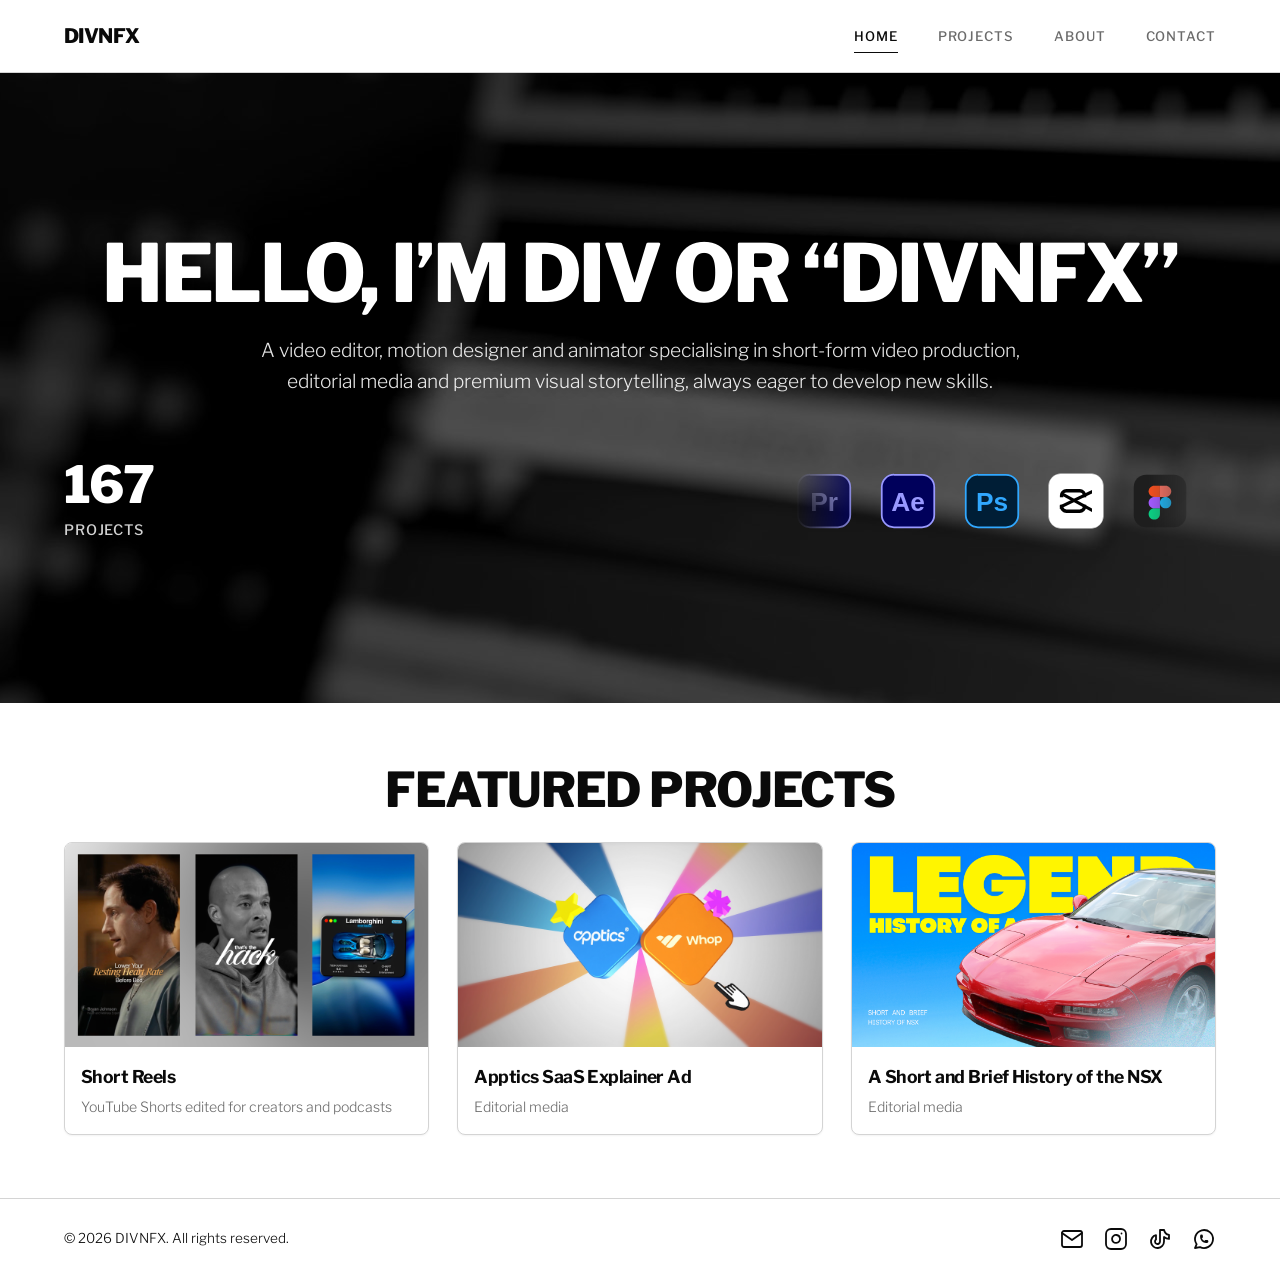
<file: index.html>
<!DOCTYPE html>
<html lang="en">
<head>
<meta charset="utf-8">
<meta name="viewport" content="width=device-width, initial-scale=1, viewport-fit=cover">
<title>DIVNFX — Video Editor | Short Reels, SaaS Explainers & Documentary Edits</title>
<meta name="description" content="DIVNFX is a video editor, motion designer and animator. Short Reels for creators and podcasts, SaaS explainer ads and documentary-style edits.">
<meta property="og:title" content="DIVNFX — Video Editor | Short Reels, SaaS Explainers & Documentary Edits">
<meta property="og:description" content="DIVNFX is a video editor, motion designer and animator. Short Reels for creators and podcasts, SaaS explainer ads and documentary-style edits.">
<meta property="og:type" content="website">
<!-- FONT: Libre Franklin (Google Fonts). For Balto, add your Adobe Fonts kit link here; site.css (--font) already lists it. -->
<link rel="preconnect" href="https://fonts.googleapis.com">
<link rel="preconnect" href="https://fonts.gstatic.com" crossorigin>
<link href="https://fonts.googleapis.com/css2?family=Libre+Franklin:wght@300;400;500;700;800&display=swap" rel="stylesheet">
<link rel="stylesheet" href="site.css">
</head>
<body data-page="index.html" data-title="" >
<main>
<div id="status" class="status" role="status"></div>
<div id="content" hidden>
<!-- All text comes from content.json -->
<section class="hero hero-video">
  <!-- Background loop video. The file is chosen in site.js (smaller one on phones). Poster shows while it loads. -->
  <video id="heroVideo" class="hero-bg" autoplay muted loop playsinline preload="auto" poster="images/hero-poster.jpg"
         data-src="images/hero-background.mp4" data-src-mobile="images/hero-background-mobile.mp4"
         aria-hidden="true" tabindex="-1" disablepictureinpicture></video>
  <div class="hero-overlay"></div>
  <div class="wrap hero-grid">
    <!-- TOP: heading (one line) + short description (unchanged, from content.json) -->
    <div class="hero-main">
      <h1 data-bind="heroHeading"></h1>
      <p class="lead" data-bind="intro"></p>
    </div>
    <div class="hero-bottom">
      <!-- LEFT: project counter. Number and label come from content.json (statNumber / statLabel) -->
      <div class="hero-stat">
        <div class="stat-num"><span id="statCount" data-bind="statNumber">100</span><span class="stat-plus">+</span></div>
        <div class="stat-label" data-bind="statLabel">Projects</div>
      </div>
      <!-- RIGHT: software icon marquee. Icon files: images/software/*.svg. The second list is a copy so the loop is seamless. -->
      <div class="hero-marquee marquee" aria-label="Software I use: Premiere Pro, After Effects, Photoshop, CapCut, Figma, Canva">
        <div class="marquee-track">
          <ul class="marquee-set">
            <li><img src="images/software/premiere-pro.svg" alt="Adobe Premiere Pro" width="56" height="56" loading="lazy" decoding="async"></li>
            <li><img src="images/software/after-effects.svg" alt="Adobe After Effects" width="56" height="56" loading="lazy" decoding="async"></li>
            <li><img src="images/software/photoshop.svg" alt="Adobe Photoshop" width="56" height="56" loading="lazy" decoding="async"></li>
            <li><img src="images/software/capcut.svg" alt="CapCut" width="56" height="56" loading="lazy" decoding="async"></li>
            <li><img src="images/software/figma.svg" alt="Figma" width="56" height="56" loading="lazy" decoding="async"></li>
            <li><img src="images/software/canva.svg" alt="Canva" width="56" height="56" loading="lazy" decoding="async"></li>
          </ul>
          <ul class="marquee-set" aria-hidden="true">
            <li><img src="images/software/premiere-pro.svg" alt="" width="56" height="56" loading="lazy" decoding="async"></li>
            <li><img src="images/software/after-effects.svg" alt="" width="56" height="56" loading="lazy" decoding="async"></li>
            <li><img src="images/software/photoshop.svg" alt="" width="56" height="56" loading="lazy" decoding="async"></li>
            <li><img src="images/software/capcut.svg" alt="" width="56" height="56" loading="lazy" decoding="async"></li>
            <li><img src="images/software/figma.svg" alt="" width="56" height="56" loading="lazy" decoding="async"></li>
            <li><img src="images/software/canva.svg" alt="" width="56" height="56" loading="lazy" decoding="async"></li>
          </ul>
        </div>
      </div>
    </div>
  </div>
</section>
<section class="section">
  <div class="wrap">
    <div class="head center"><h2>Featured Projects</h2></div>
    <div class="grid" id="grid" data-mode="featured"></div>
  </div>
</section>
</div>
</main>
<script src="site.js"></script>
</body>
</html>
</file>
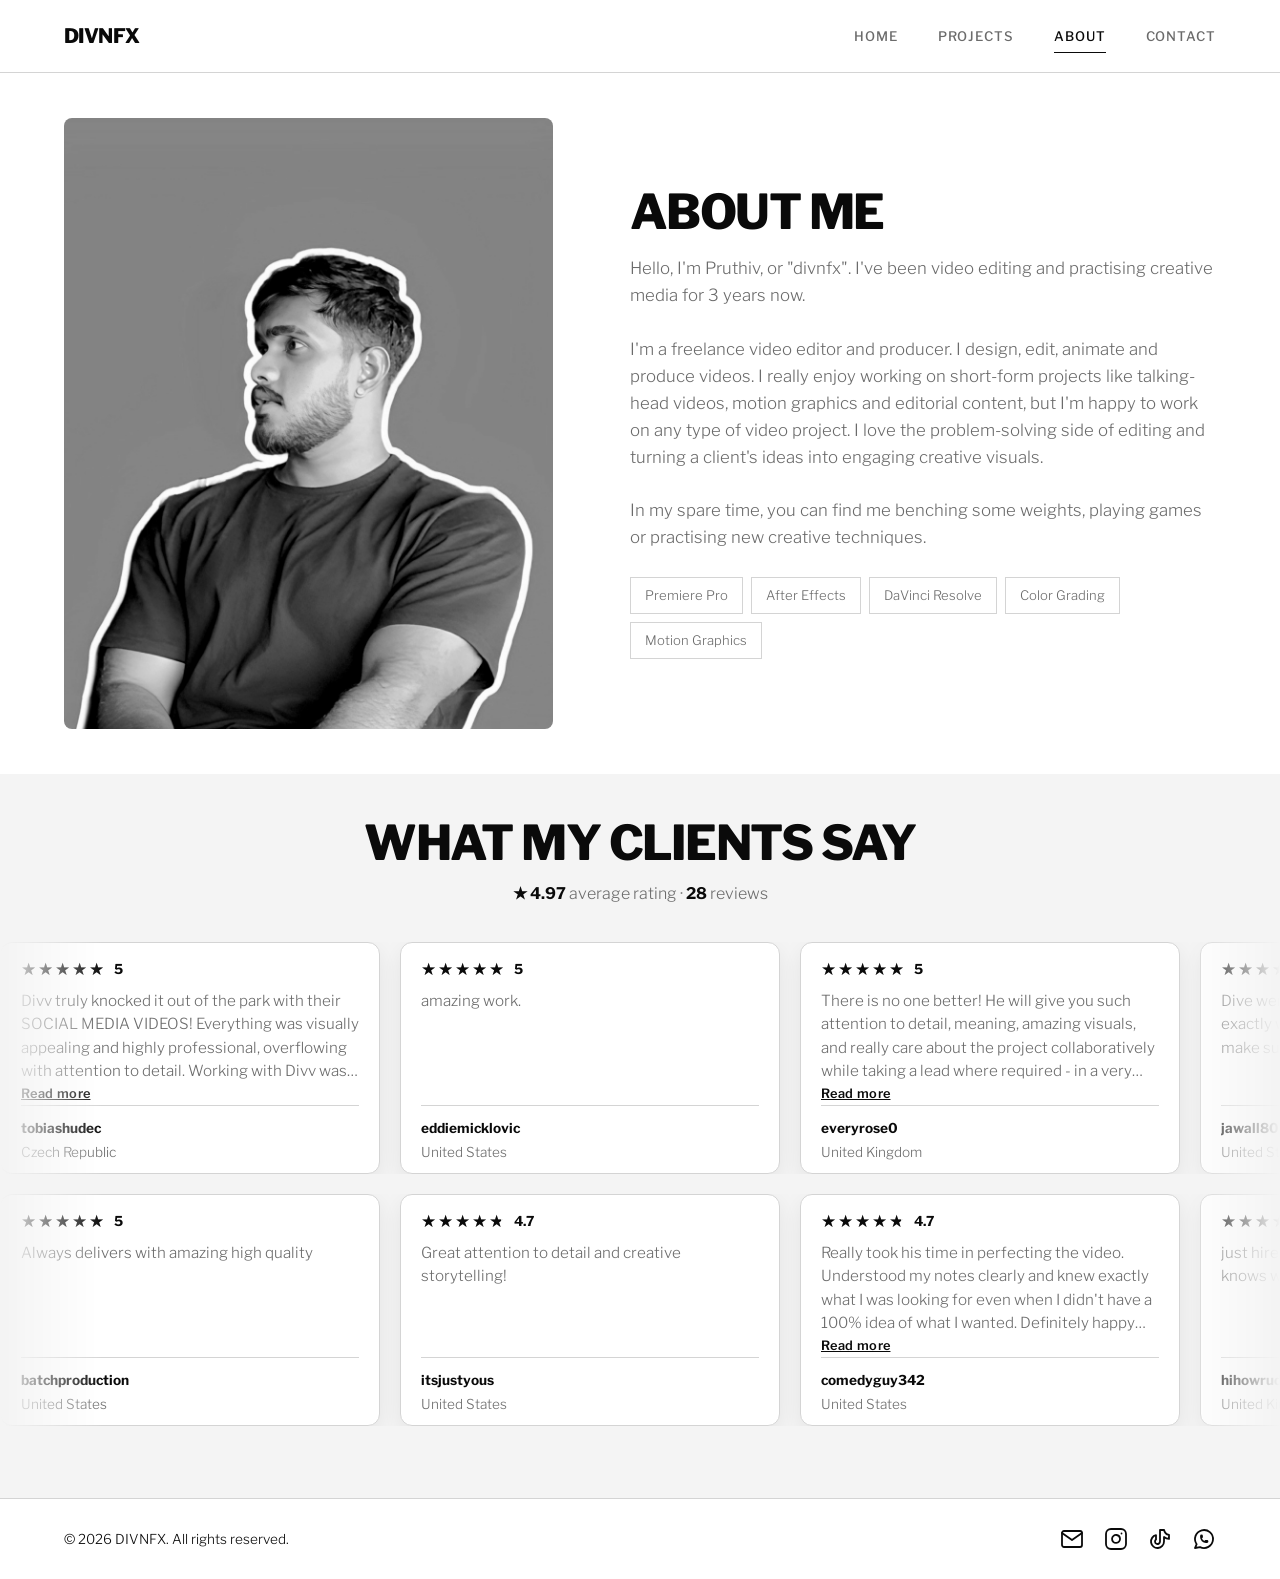
<file: about.html>
<!DOCTYPE html>
<html lang="en">
<head>
<meta charset="utf-8">
<meta name="viewport" content="width=device-width, initial-scale=1, viewport-fit=cover">
<title>About — DIVNFX</title>
<meta name="description" content="About DIVNFX, a freelance video editor and producer specialising in Short Reels, motion graphics and editorial content.">
<meta property="og:title" content="About — DIVNFX">
<meta property="og:description" content="About DIVNFX, a freelance video editor and producer specialising in Short Reels, motion graphics and editorial content.">
<meta property="og:type" content="website">
<!-- FONT: Libre Franklin (Google Fonts). For Balto, add your Adobe Fonts kit link here; site.css (--font) already lists it. -->
<link rel="preconnect" href="https://fonts.googleapis.com">
<link rel="preconnect" href="https://fonts.gstatic.com" crossorigin>
<link href="https://fonts.googleapis.com/css2?family=Libre+Franklin:wght@300;400;500;700;800&display=swap" rel="stylesheet">
<link rel="stylesheet" href="site.css">
</head>
<body data-page="about.html" data-title="About" >
<main>
<div id="status" class="status" role="status"></div>
<div id="content" hidden>
<section class="wrap split">
  <!-- Photo: put your picture at images/div-photo.jpg (path is set in content.json). Grey placeholder shows until then. -->
  <img class="photo" data-photo alt="Portrait of DIVNFX" loading="lazy" src="images/div-photo.jpg"
    onerror="this.onerror=null;this.src='data:image/svg+xml;utf8,%3Csvg xmlns=%27http://www.w3.org/2000/svg%27 viewBox=%270 0 400 500%27%3E%3Crect width=%27400%27 height=%27500%27 fill=%27%23D4D4D4%27/%3E%3Ccircle cx=%27200%27 cy=%27190%27 r=%2770%27 fill=%27%236B6B6B%27/%3E%3Cpath d=%27M60 500c0-110 60-170 140-170s140 60 140 170z%27 fill=%27%236B6B6B%27/%3E%3C/svg%3E'">
  <div class="about-col">
    <h2>About me</h2>
    <p data-bind="bio"></p>
    <ul class="tags" data-skills></ul>
  </div>
</section>

<!-- CLIENT REVIEWS: filled from reviews.json (add or edit them in Pages CMS -> Client Reviews). Hidden while the list is empty. -->
<section class="reviews" id="reviews" hidden>
  <div class="wrap">
    <div class="head center"><h2>What My Clients Say</h2></div>
    <p class="rv-summary" id="rvSummary"></p>
  </div>
  <div class="rv-rows" id="rvRows"></div>
</section>
</div>
</main>
<script src="site.js"></script>
</body>
</html>
</file>
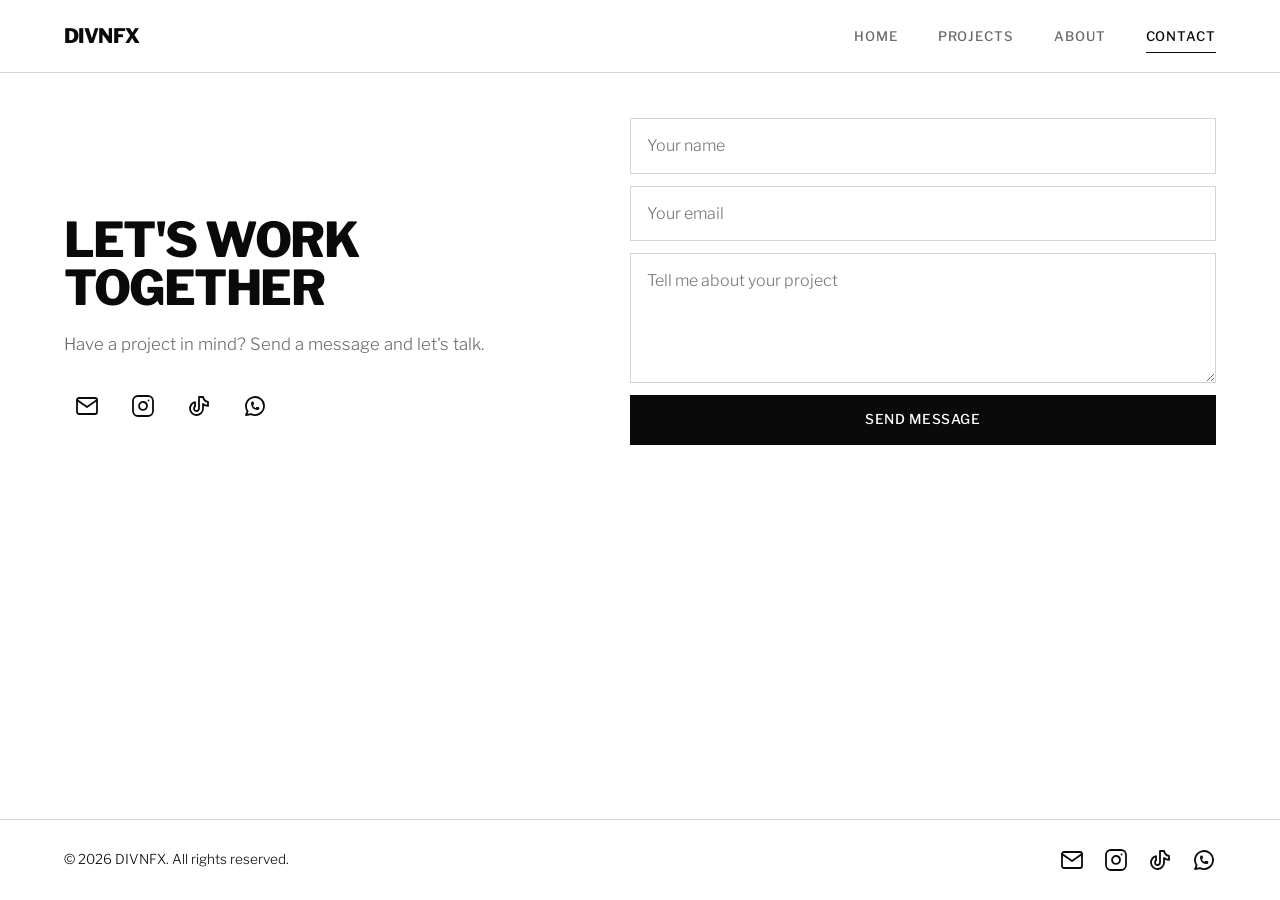
<file: contact.html>
<!DOCTYPE html>
<html lang="en">
<head>
<meta charset="utf-8">
<meta name="viewport" content="width=device-width, initial-scale=1, viewport-fit=cover">
<title>Contact — DIVNFX</title>
<meta name="description" content="Get in touch with DIVNFX for Short Reels, SaaS explainer ads and documentary-style video edits.">
<meta property="og:title" content="Contact — DIVNFX">
<meta property="og:description" content="Get in touch with DIVNFX for Short Reels, SaaS explainer ads and documentary-style video edits.">
<meta property="og:type" content="website">
<!-- FONT: Libre Franklin (Google Fonts). For Balto, add your Adobe Fonts kit link here; site.css (--font) already lists it. -->
<link rel="preconnect" href="https://fonts.googleapis.com">
<link rel="preconnect" href="https://fonts.gstatic.com" crossorigin>
<link href="https://fonts.googleapis.com/css2?family=Libre+Franklin:wght@300;400;500;700;800&display=swap" rel="stylesheet">
<link rel="stylesheet" href="site.css">
</head>
<body data-page="contact.html" data-title="Contact" >
<main>
<div id="status" class="status" role="status"></div>
<div id="content" hidden>
<section class="wrap split">
  <div>
    <h2>Let's work together</h2>
    <p>Have a project in mind? Send a message and let's talk.</p>
    <!-- Email + Instagram icons are filled from content.json -->
    <div class="socials" data-socials></div>
  </div>
  <form id="form">
    <input name="name" placeholder="Your name" required>
    <input name="email" type="email" placeholder="Your email" required>
    <textarea name="message" placeholder="Tell me about your project" required></textarea>
    <!-- spam trap: real visitors never see or fill this -->
    <input type="text" name="_honey" tabindex="-1" autocomplete="off" aria-hidden="true" style="position:absolute;left:-9999px;width:1px;height:1px;opacity:0">
    <button class="btn" type="submit">Send message</button>
    <p class="form-status" id="formStatus" role="status" aria-live="polite"></p>
  </form>
</section>
</div>
</main>
<script src="site.js"></script>
</body>
</html>
</file>
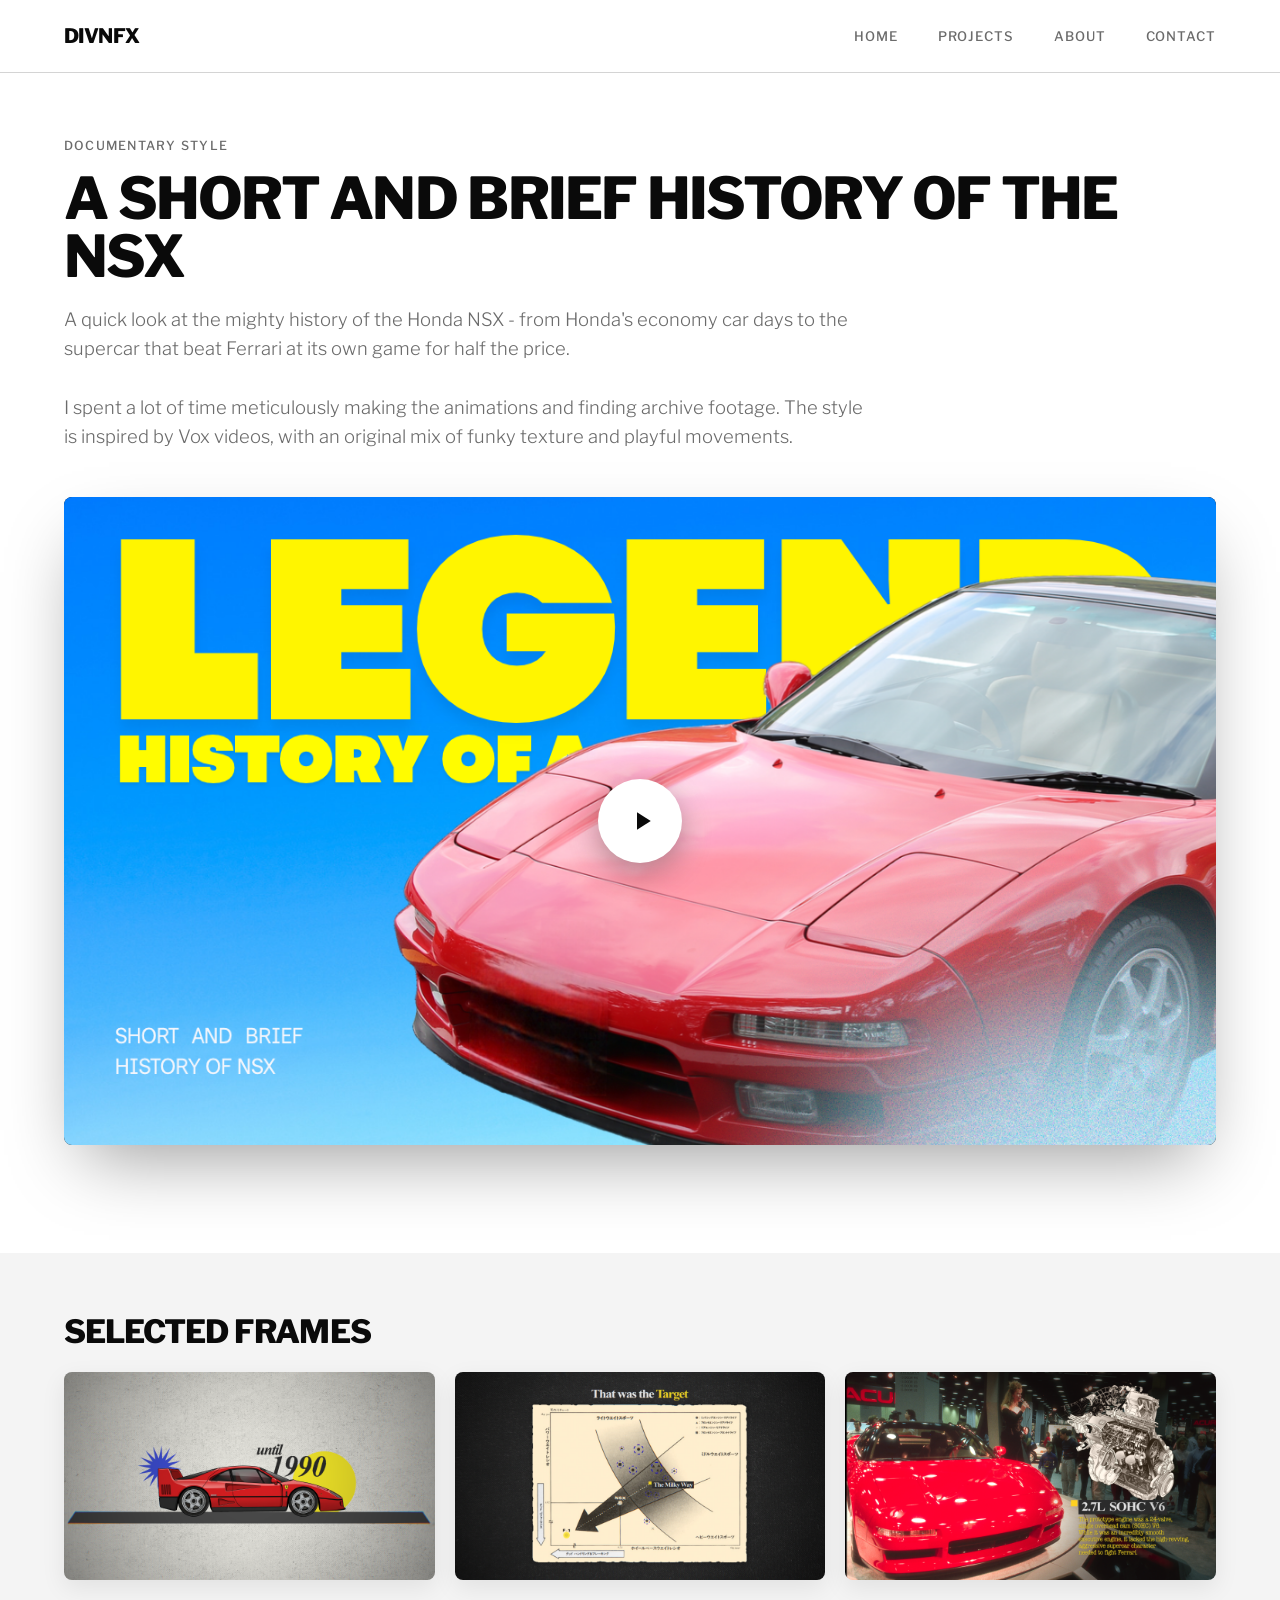
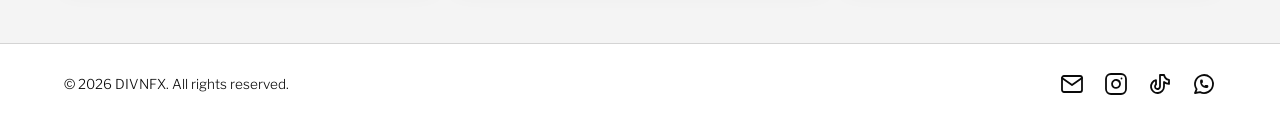
<file: motion-graphics.html>
<!DOCTYPE html>
<html lang="en">
<head>
<meta charset="utf-8">
<meta name="viewport" content="width=device-width, initial-scale=1, viewport-fit=cover">
<title>Project — DIVNFX</title>
<meta name="description" content="A video project by DIVNFX: video, description and selected frames.">
<meta property="og:title" content="Project — DIVNFX">
<meta property="og:description" content="A video project by DIVNFX: video, description and selected frames.">
<meta property="og:type" content="website">
<!-- FONT: Libre Franklin (Google Fonts). For Balto, add your Adobe Fonts kit link here; site.css (--font) already lists it. -->
<link rel="preconnect" href="https://fonts.googleapis.com">
<link rel="preconnect" href="https://fonts.gstatic.com" crossorigin>
<link href="https://fonts.googleapis.com/css2?family=Libre+Franklin:wght@300;400;500;700;800&display=swap" rel="stylesheet">
<link rel="stylesheet" href="site.css">
</head>
<body data-page="style" data-title="" data-project="motion-graphics">
<main>
<div id="status" class="status" role="status"></div>
<div id="content" hidden>
<!-- PROJECT PAGE: content comes from projects/motion-graphics.json (edit it in Pages CMS → Projects) -->
<section class="section">
  <div class="wrap">
    <p class="cats" data-p-cats></p>
    <h1 class="style-title" data-p-title></h1>
    <p class="style-desc" data-p-desc></p>
    <div class="feature" id="featureWrap"><div class="frame" id="feature"></div></div>
  </div>
</section>
<section class="frames" id="framesWrap">
  <div class="wrap">
    <h2 class="sub">Selected Frames</h2>
    <div class="frames-grid" id="frames"></div>
  </div>
</section>
</div>
</main>
<script src="site.js"></script>
</body>
</html>
</file>
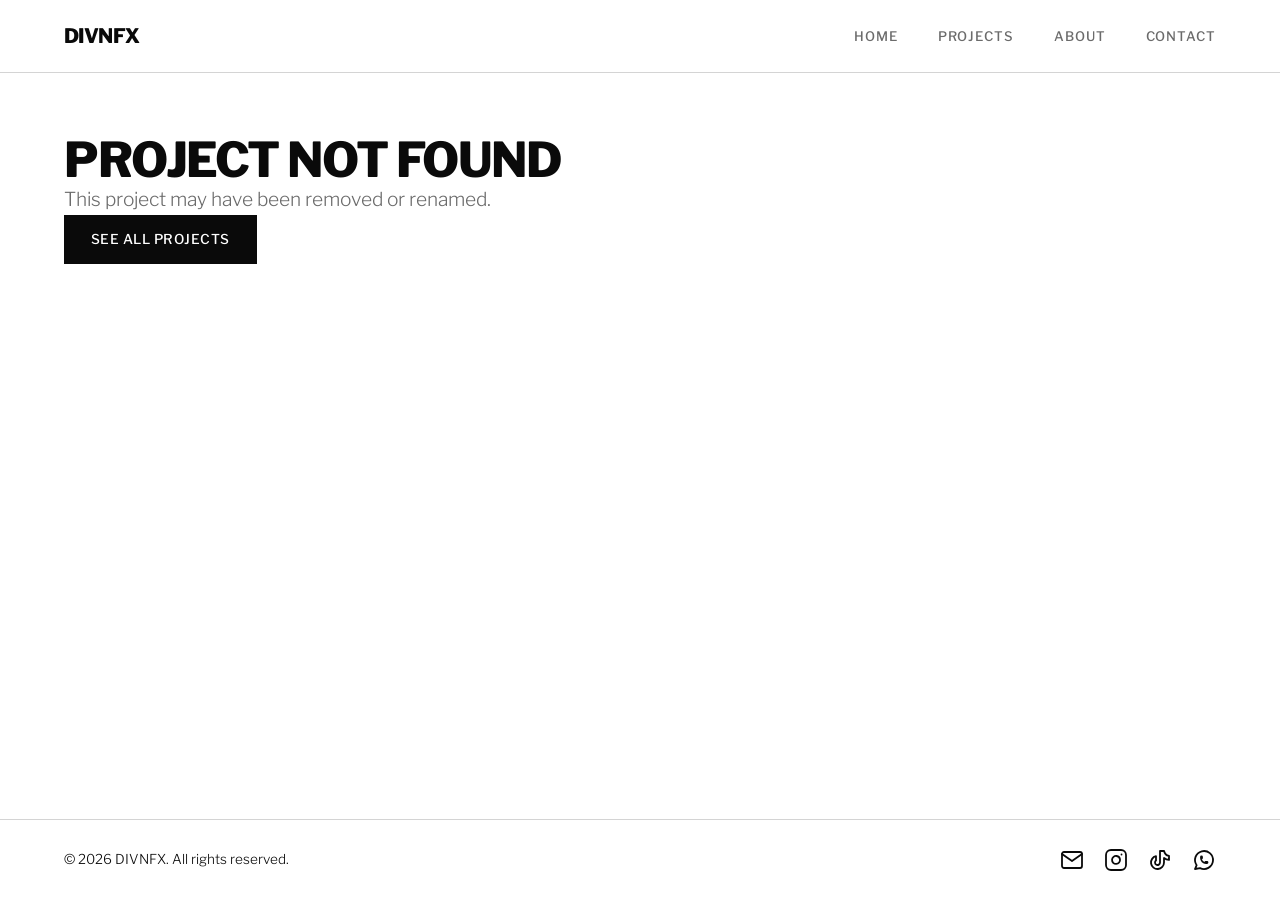
<file: project.html>
<!DOCTYPE html>
<html lang="en">
<head>
<meta charset="utf-8">
<meta name="viewport" content="width=device-width, initial-scale=1, viewport-fit=cover">
<title>Project — DIVNFX</title>
<meta name="description" content="A video project by DIVNFX: video, description and selected frames.">
<meta property="og:title" content="Project — DIVNFX">
<meta property="og:description" content="A video project by DIVNFX: video, description and selected frames.">
<meta property="og:type" content="website">
<!-- FONT: Libre Franklin (Google Fonts). For Balto, add your Adobe Fonts kit link here; site.css (--font) already lists it. -->
<link rel="preconnect" href="https://fonts.googleapis.com">
<link rel="preconnect" href="https://fonts.gstatic.com" crossorigin>
<link href="https://fonts.googleapis.com/css2?family=Libre+Franklin:wght@300;400;500;700;800&display=swap" rel="stylesheet">
<link rel="stylesheet" href="site.css">
</head>
<body data-page="project" data-title="" data-project="">
<main>
<div id="status" class="status" role="status"></div>
<div id="content" hidden>
<!-- PROJECT PAGE: shows any project from the CMS, e.g. project.html?id=my-project -->
<section class="section">
  <div class="wrap">
    <p class="cats" data-p-cats></p>
    <h1 class="style-title" data-p-title></h1>
    <p class="style-desc" data-p-desc></p>
    <div class="feature" id="featureWrap"><div class="frame" id="feature"></div></div>
  </div>
</section>
<section class="frames" id="framesWrap">
  <div class="wrap">
    <h2 class="sub">Selected Frames</h2>
    <div class="frames-grid" id="frames"></div>
  </div>
</section>
</div>
</main>
<script src="site.js"></script>
</body>
</html>
</file>
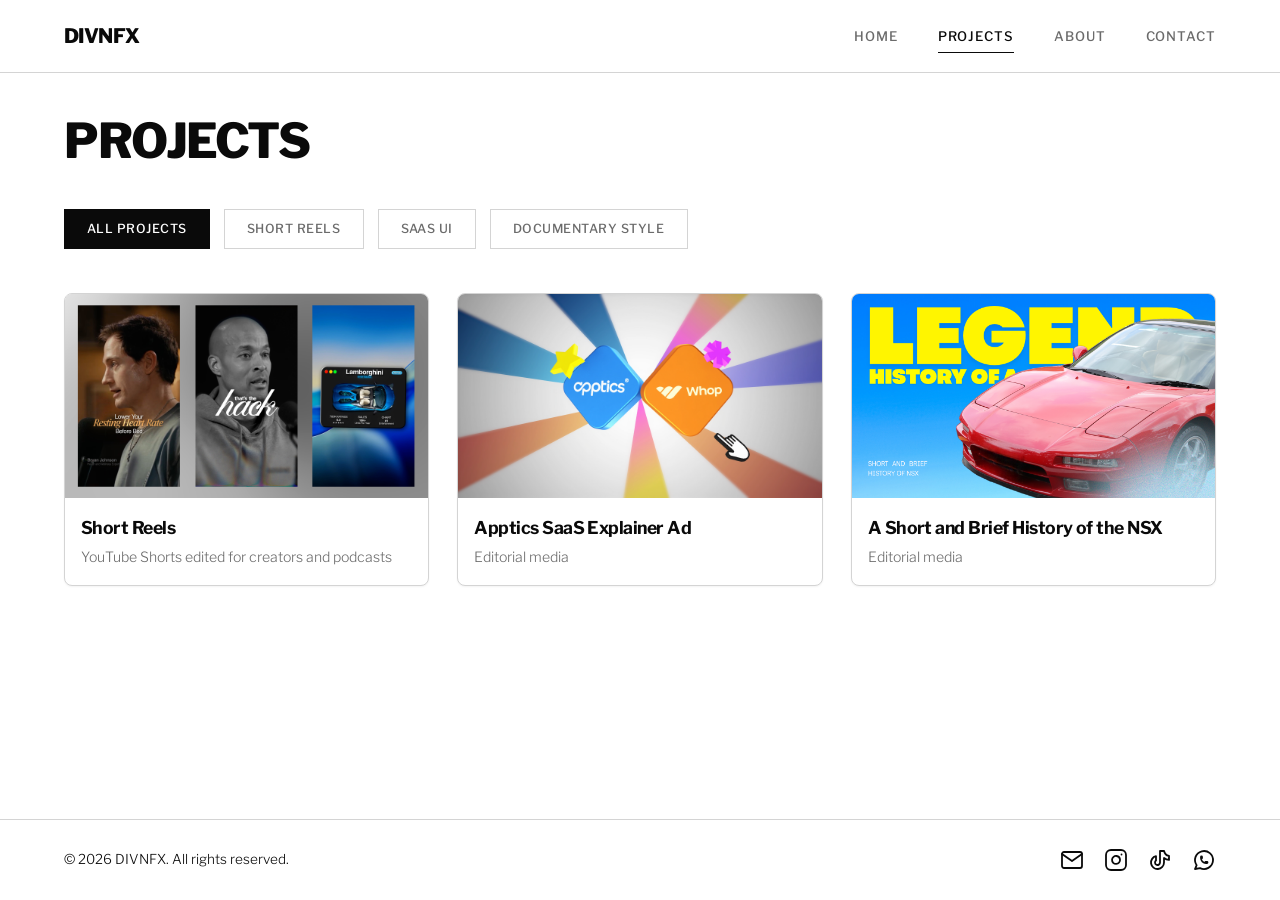
<file: projects.html>
<!DOCTYPE html>
<html lang="en">
<head>
<meta charset="utf-8">
<meta name="viewport" content="width=device-width, initial-scale=1, viewport-fit=cover">
<title>Projects — DIVNFX</title>
<meta name="description" content="Browse DIVNFX's work: Short Reels, SaaS UI explainers and documentary-style edits.">
<meta property="og:title" content="Projects — DIVNFX">
<meta property="og:description" content="Browse DIVNFX's work: Short Reels, SaaS UI explainers and documentary-style edits.">
<meta property="og:type" content="website">
<!-- FONT: Libre Franklin (Google Fonts). For Balto, add your Adobe Fonts kit link here; site.css (--font) already lists it. -->
<link rel="preconnect" href="https://fonts.googleapis.com">
<link rel="preconnect" href="https://fonts.gstatic.com" crossorigin>
<link href="https://fonts.googleapis.com/css2?family=Libre+Franklin:wght@300;400;500;700;800&display=swap" rel="stylesheet">
<link rel="stylesheet" href="site.css">
</head>
<body data-page="projects.html" data-title="Projects" >
<main>
<div id="status" class="status" role="status"></div>
<div id="content" hidden>
<section class="section sec-tight">
  <div class="wrap">
    <div class="head">
      <h2>Projects</h2>
    </div>
    <div class="filters" id="tabs" aria-label="Categories"></div>
    <div class="grid" id="grid"></div>
  </div>
</section>
</div>
</main>
<script src="site.js"></script>
</body>
</html>
</file>
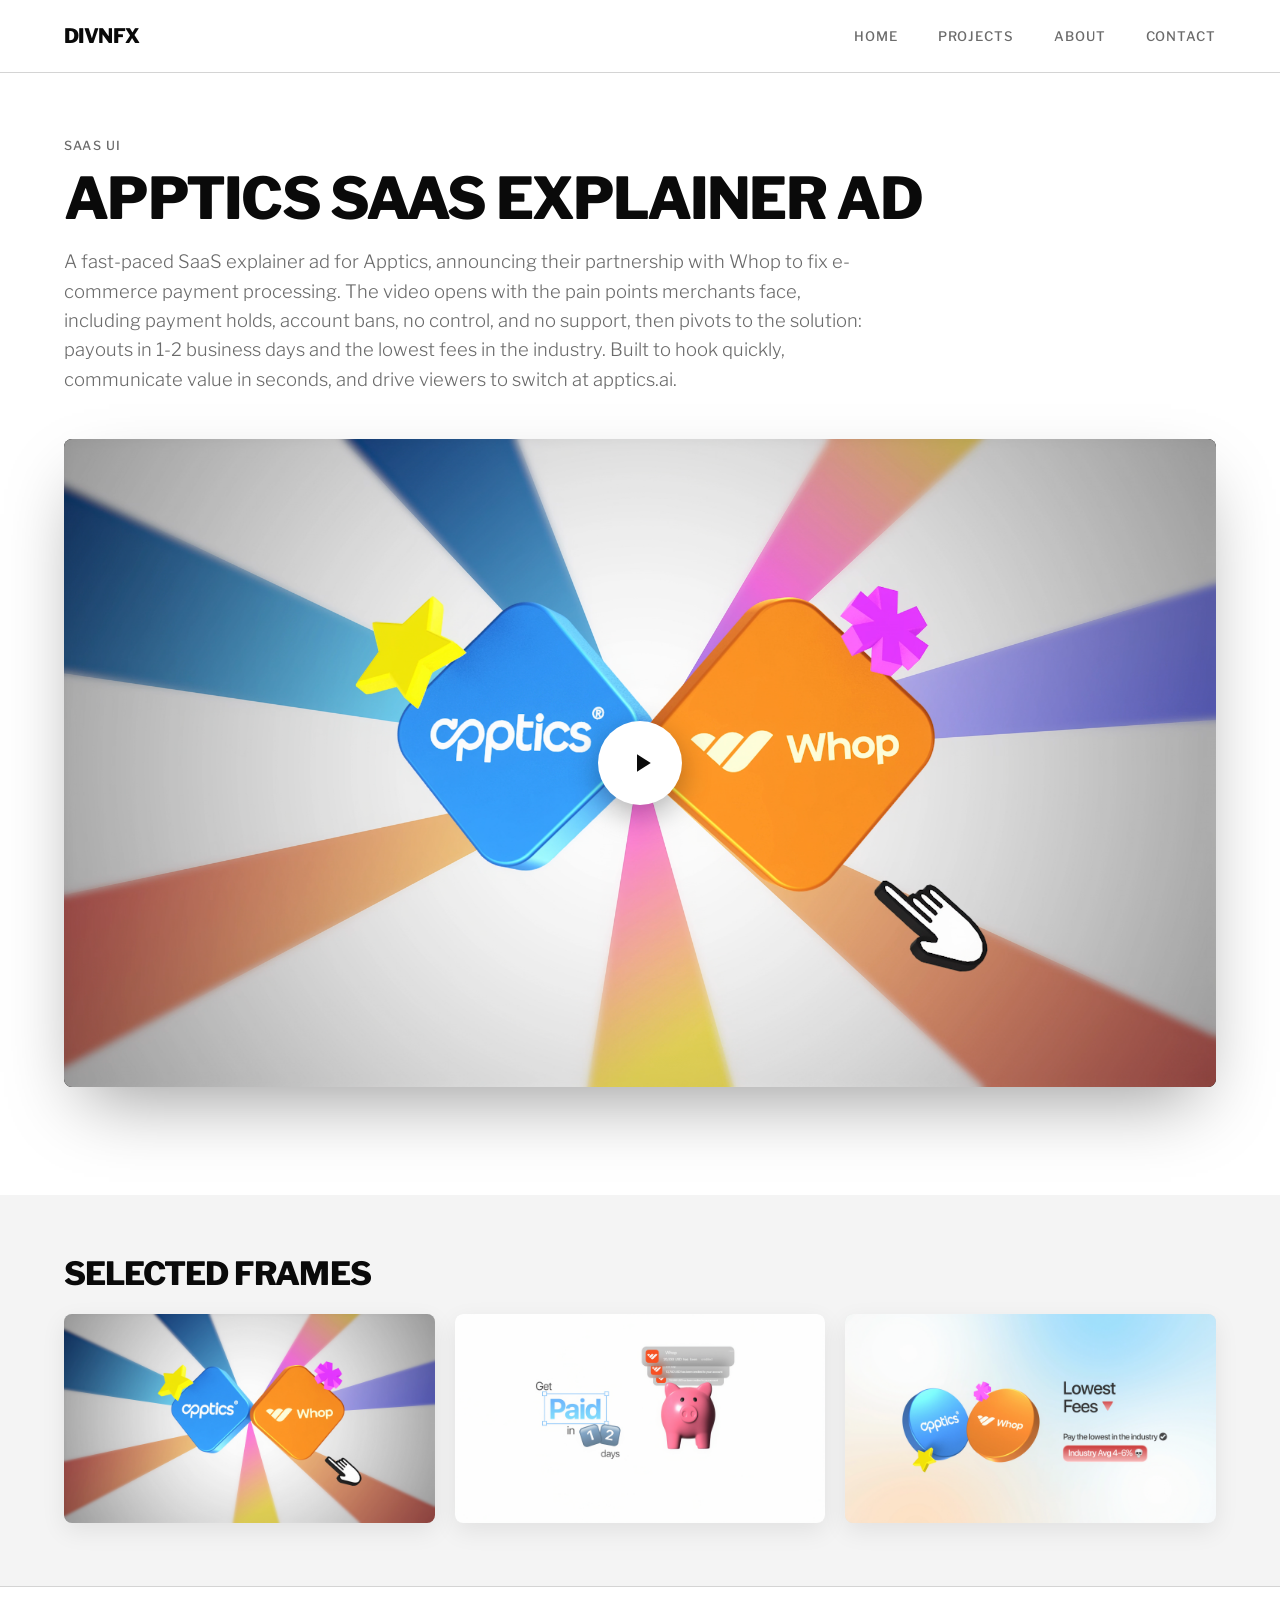
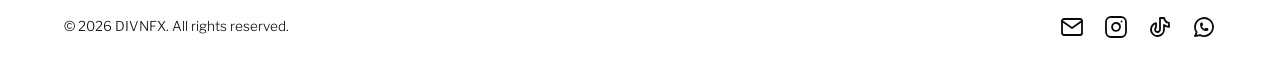
<file: saas-ui.html>
<!DOCTYPE html>
<html lang="en">
<head>
<meta charset="utf-8">
<meta name="viewport" content="width=device-width, initial-scale=1, viewport-fit=cover">
<title>Project — DIVNFX</title>
<meta name="description" content="A video project by DIVNFX: video, description and selected frames.">
<meta property="og:title" content="Project — DIVNFX">
<meta property="og:description" content="A video project by DIVNFX: video, description and selected frames.">
<meta property="og:type" content="website">
<!-- FONT: Libre Franklin (Google Fonts). For Balto, add your Adobe Fonts kit link here; site.css (--font) already lists it. -->
<link rel="preconnect" href="https://fonts.googleapis.com">
<link rel="preconnect" href="https://fonts.gstatic.com" crossorigin>
<link href="https://fonts.googleapis.com/css2?family=Libre+Franklin:wght@300;400;500;700;800&display=swap" rel="stylesheet">
<link rel="stylesheet" href="site.css">
</head>
<body data-page="style" data-title="" data-project="saas-ui">
<main>
<div id="status" class="status" role="status"></div>
<div id="content" hidden>
<!-- PROJECT PAGE: content comes from projects/saas-ui.json (edit it in Pages CMS → Projects) -->
<section class="section">
  <div class="wrap">
    <p class="cats" data-p-cats></p>
    <h1 class="style-title" data-p-title></h1>
    <p class="style-desc" data-p-desc></p>
    <div class="feature" id="featureWrap"><div class="frame" id="feature"></div></div>
  </div>
</section>
<section class="frames" id="framesWrap">
  <div class="wrap">
    <h2 class="sub">Selected Frames</h2>
    <div class="frames-grid" id="frames"></div>
  </div>
</section>
</div>
</main>
<script src="site.js"></script>
</body>
</html>
</file>
<file: site.css>
/* ==========================================================
   SHARED STYLES — used by every page
   COLORS & FONT: change them here (black / white / grey only)
   ========================================================== */
:root{
  --white:#FFFFFF; --soft:#F4F4F4; --black:#0A0A0A; --grey:#6B6B6B; --line:#D4D4D4;
  --font:"Libre Franklin", Balto, system-ui, -apple-system, "Segoe UI", Helvetica, Arial, sans-serif;

  /* ---- DESIGN SETTINGS ----------------------------------------------------
     These are the ORIGINAL values. site.js overrides them from content.json → "design"
     (edited in Pages CMS → Design Settings). If a setting is missing, these are used. */
  --heading-font:Balto,"Libre Franklin",sans-serif;
  --body-font:Balto,"Libre Franklin",sans-serif;
  --heading-weight:800; --h3-weight:700; --heading-tracking:-.03em;
  --heading-color:#0A0A0A; --text-color:#0A0A0A;            /* --grey (below) is the secondary text color */
  --hero-min:2.2rem;  --hero-vw:7vw;   --hero-max:5rem;
  --sec-min:1.8rem;   --sec-vw:4vw;    --sec-max:3rem;
  --sub-min:1.4rem;   --sub-vw:3vw;    --sub-max:2rem;
  --body-scale:1;
  --hero-align:center; --hero-items:center; --hero-align-m:center; --hero-items-m:center;
  --about-align:left;  --about-tags:flex-start; --about-align-m:left; --about-tags-m:flex-start;
  --style-align:left;  --style-ml:0; --style-mr:auto;
  --ease:cubic-bezier(.76,0,.24,1);
  --pad:clamp(20px,5vw,72px);
}
*{box-sizing:border-box;margin:0;padding:0}
html{scroll-behavior:smooth}
html.lock{overflow:hidden}
body{font-family:var(--body-font);font-size:var(--fs-body, calc(1rem * var(--body-scale)));font-weight:300;background:var(--white);color:var(--text-color);line-height:1.6;
  -webkit-font-smoothing:antialiased;min-height:100svh;display:flex;flex-direction:column;
  animation:pageIn .5s ease-out}
body.leaving{opacity:0;transition:opacity .25s ease}
@keyframes pageIn{from{opacity:0}to{opacity:1}}
main{flex:1;padding-top:var(--nav-h)}
img{max-width:100%;display:block}
a{color:inherit;text-decoration:none}
button{font:inherit;cursor:pointer;color:inherit}
:focus-visible{outline:2px solid var(--black);outline-offset:3px}
h1,h2,h3{font-family:var(--heading-font);letter-spacing:var(--heading-tracking);color:var(--heading-color)}
h1,h2{text-transform:uppercase;font-weight:var(--heading-weight);line-height:1}
h2{font-size:clamp(var(--sec-min),var(--sec-vw),var(--sec-max))}
.wrap{max-width:1344px;margin:0 auto;padding-inline:var(--pad)}
.lead{color:var(--grey);font-size:var(--fs-intro, calc(clamp(1rem,1.8vw,1.2rem) * var(--body-scale)))}

.btn{display:inline-block;background:var(--black);color:var(--white);border:1px solid var(--black);padding:13px 26px;
  font-weight:500;font-size:.85rem;letter-spacing:.035em;text-transform:uppercase;transition:background .25s,color .25s}
.btn:hover{background:var(--white);color:var(--black)}

#progress{position:fixed;top:0;left:0;right:0;height:2px;background:var(--black);z-index:70;transform:scaleX(0);transform-origin:left}

/* ---------- Navbar ---------- */
#nav{position:fixed;top:0;left:0;right:0;z-index:50;background:var(--white);border-bottom:1px solid var(--line);
  padding-block:20px;transition:padding .3s,background .3s,box-shadow .3s;animation:navIn .6s ease-out backwards}
/* Header content uses the SAME container as the page + footer, so left and right edges line up */
.nav-in{max-width:1344px;margin:0 auto;padding-inline:var(--pad);display:flex;align-items:center;justify-content:space-between}
#nav.scrolled{padding-block:11px;background:rgba(255,255,255,.82);-webkit-backdrop-filter:blur(12px);backdrop-filter:blur(12px);box-shadow:0 4px 24px rgba(0,0,0,.06)}
@keyframes navIn{from{opacity:0;transform:translateY(-100%)}to{opacity:1;transform:none}}
@keyframes itemIn{from{opacity:0;transform:translateY(10px)}to{opacity:1;transform:none}}
.nav-item{animation:itemIn .5s ease-out backwards;animation-delay:calc(.6s + var(--i)*.08s)}
.logo{display:inline-block;font-family:var(--heading-font);font-weight:var(--heading-weight);font-size:1.25rem;text-transform:uppercase;letter-spacing:var(--heading-tracking);transform-origin:left center;transition:transform .3s}
#nav.scrolled .logo{transform:scale(.82)}
.menu{display:flex;gap:40px;list-style:none}
.menu a{position:relative;display:inline-block;font-size:var(--fs-menu, .82rem);font-weight:500;letter-spacing:.07em;text-transform:uppercase;color:var(--grey);padding:4px 0;transition:color .3s}
.menu a::after{content:"";position:absolute;left:0;right:0;bottom:-2px;height:1px;background:var(--black);transform:scaleX(0);transform-origin:right;transition:transform .3s ease}
.menu a:hover,.menu a.active{color:var(--black)}
.menu a:hover::after,.menu a.active::after{transform:scaleX(1);transform-origin:left}
.burger{display:none;width:44px;height:44px;background:none;border:0;position:relative}
.burger span{position:absolute;left:11px;right:11px;height:2px;background:var(--black);transition:transform .4s var(--ease),opacity .2s}
.burger span:nth-child(1){top:15px}.burger span:nth-child(2){top:21px}.burger span:nth-child(3){top:27px}
.burger.open span:nth-child(1){transform:translateY(6px) rotate(45deg)}
.burger.open span:nth-child(2){opacity:0}
.burger.open span:nth-child(3){transform:translateY(-6px) rotate(-45deg)}
#overlay{position:fixed;inset:0;z-index:40;background:var(--white);display:flex;flex-direction:column;justify-content:center;padding:0 var(--pad);
  transform:translateY(-100%);visibility:hidden;transition:transform .5s var(--ease),visibility 0s .5s}
#overlay.open{transform:none;visibility:visible;transition:transform .5s var(--ease)}
#overlay a{display:block;font-family:var(--heading-font);font-size:clamp(1.6rem,8vw,2.6rem);font-weight:var(--heading-weight);text-transform:uppercase;letter-spacing:var(--heading-tracking);line-height:1.3;
  opacity:0;transform:translateY(40px);transition:transform .3s,opacity .3s}
#overlay.open a{opacity:1;transform:none;transition:transform .6s var(--ease),opacity .5s;transition-delay:calc(.25s + var(--i)*.08s)}
@media(max-width:800px){.menu{display:none}.burger{display:block}}

/* ---------- Home ---------- */
.hero{padding:clamp(28px,6vh,64px) 0 clamp(24px,4vh,40px)}
.hero .wrap{display:flex;flex-direction:column;align-items:var(--hero-items);text-align:var(--hero-align)}
.hero h1{font-size:clamp(var(--hero-min),var(--hero-vw),var(--hero-max));margin-bottom:1rem}
.hero p{max-width:40em;margin:0}
.band{background:var(--soft);padding:clamp(28px,5vh,64px) 0}
.reel{max-width:1200px;margin:0 auto}
@media(max-width:620px){.band .wrap{padding-inline:12px}}
.frame{position:relative;aspect-ratio:16/9;background:var(--black);border-radius:8px;overflow:hidden}
.reel .frame{border-radius:12px;box-shadow:0 40px 90px -20px rgba(0,0,0,.5),0 10px 30px rgba(0,0,0,.18)}
.frame iframe,.frame>button{position:absolute;inset:0;width:100%;height:100%;border:0}
.frame>button{background:none;border:0;overflow:hidden}
.frame img{width:100%;height:100%;object-fit:cover;transition:transform .7s ease-out}
.frame>button:hover img{transform:scale(1.03)}
.playbtn{position:absolute;inset:0;display:grid;place-items:center}
.playbtn i{width:84px;height:84px;border-radius:50%;background:#fff;display:grid;place-items:center;box-shadow:0 10px 30px rgba(0,0,0,.3);transition:transform .3s}
.frame>button:hover .playbtn i{transform:scale(1.12)}
.playbtn svg{width:30px;height:30px;fill:var(--black);margin-left:4px}
.section{padding:clamp(40px,7vh,72px) 0}
.more{text-align:center;margin-top:40px}
.head.center{justify-content:center;text-align:center}

/* ---------- Projects grid ---------- */
.head{display:flex;justify-content:space-between;align-items:flex-end;gap:20px;flex-wrap:wrap;margin-bottom:28px}
.filters{display:flex;gap:14px;flex-wrap:wrap}
.f{border:1px solid var(--line);background:none;color:var(--grey);padding:9px 22px;font-size:.78rem;font-weight:500;letter-spacing:.04em;text-transform:uppercase;transition:all .25s}
.f:hover{border-color:var(--black);color:var(--black)}
.f.on{background:var(--black);border-color:var(--black);color:var(--white)}
.grid{display:grid;grid-template-columns:repeat(3,1fr);gap:28px}
@media(max-width:980px){.grid{grid-template-columns:repeat(2,1fr)}}
@media(max-width:620px){.grid{grid-template-columns:1fr}}
.card{display:flex;flex-direction:column;width:100%;text-align:left;background:var(--white);border:1px solid var(--line);border-radius:8px;overflow:hidden;
  box-shadow:0 1px 2px rgba(0,0,0,.05);transition:box-shadow .3s;animation:itemIn .5s ease-out}
.card:hover{box-shadow:0 10px 25px rgba(0,0,0,.12)}
.thumb{position:relative;aspect-ratio:16/9;overflow:hidden;background:#e4e4e4}
.thumb img{width:100%;height:100%;object-fit:cover;transition:transform .5s}
.thumb::after{content:"";pointer-events:none;position:absolute;inset:0;background:rgba(10,10,10,.5);opacity:0;transition:opacity .3s}
.thumb svg{position:absolute;z-index:2;top:50%;left:50%;width:54px;height:54px;fill:#fff;transform:translate(-50%,-50%) scale(.8);opacity:0;transition:all .3s}
.card:hover .thumb img{transform:scale(1.06)}
.card:hover .thumb::after{opacity:1}
.card:hover .thumb svg,.card:focus-visible .thumb svg{opacity:1;transform:translate(-50%,-50%)}
.card .meta{padding:16px}
.card h3{font-size:var(--fs-card-title, 1.1rem);font-weight:var(--h3-weight);margin-bottom:4px}
.card p{font-size:var(--fs-card, calc(.88rem * var(--body-scale)));color:var(--grey)}

/* ---------- About / Contact (fit one screen on desktop) ---------- */
.split{display:grid;grid-template-columns:1fr 1.2fr;gap:clamp(28px,6vw,88px);align-items:center;padding-block:clamp(24px,5vh,56px)}
@media(max-width:820px){.split{grid-template-columns:1fr}}
.photo{width:100%;max-height:68vh;aspect-ratio:4/5;object-fit:cover;filter:grayscale(100%);border-radius:8px;background:var(--line)}
@media(max-width:820px){.photo{max-height:none;aspect-ratio:4/3}}
.split p{color:var(--grey);font-size:var(--fs-desc, calc(1.05rem * var(--body-scale)));margin:1.2rem 0 1.6rem}
.tags{display:flex;flex-wrap:wrap;gap:8px;list-style:none}
.tags li{border:1px solid var(--line);color:var(--grey);padding:7px 14px;font-size:calc(.82rem * var(--body-scale))}
.mail{margin:1.4rem 0 1.8rem}
.socials{display:flex;gap:10px}
.socials a{width:46px;height:46px;display:grid;place-items:center;transition:transform .25s,opacity .25s}
.socials a:hover{transform:translateY(-3px);opacity:.6}
.ico{width:24px;height:24px;fill:none;stroke:currentColor;stroke-width:1.8;stroke-linecap:round;stroke-linejoin:round}
form{display:grid;gap:12px}
input,textarea{width:100%;font:inherit;font-weight:300;padding:14px 16px;border:1px solid var(--line);background:var(--white);border-radius:0;transition:border-color .25s}
input:focus,textarea:focus{outline:0;border-color:var(--black)}
textarea{min-height:130px;resize:vertical}
form .btn{cursor:pointer}

/* ---------- Footer (same container + side padding as the page) ---------- */
footer{border-top:1px solid var(--line);padding-block:20px;font-size:.85rem}
footer .wrap{display:flex;justify-content:space-between;align-items:center;gap:12px}
#footLinks{display:flex;align-items:center;gap:4px}
#footLinks a{width:40px;height:40px;display:grid;place-items:center;transition:opacity .25s}
#footLinks a:hover{opacity:.55}
@media(max-width:620px){footer .wrap{flex-direction:column;justify-content:center;text-align:center}}

/* ---------- Modal ---------- */
#modal{position:fixed;inset:0;z-index:80;background:rgba(10,10,10,.88);display:flex;align-items:center;justify-content:center;padding:24px;
  opacity:0;visibility:hidden;transition:opacity .3s,visibility 0s .3s}
#modal.open{opacity:1;visibility:visible;transition:opacity .3s}
#modal .box{position:relative;width:min(1000px,100%)}
#modal .frame{margin:0 auto}
.frame.v{aspect-ratio:9/16;height:auto;width:min(100%,calc(min(80vh,800px)*9/16));margin-inline:auto}
#modal .close{position:absolute;top:-48px;right:0;width:40px;height:40px;background:none;border:0;color:#fff;font-size:2rem;line-height:1}
#mTitle{color:#fff;opacity:.8;text-align:center;font-size:.9rem;margin-top:12px}

/* ---------- Reveal ---------- */
.reveal{opacity:0;transform:translateY(24px);transition:opacity .8s ease,transform .8s ease}
.reveal.in{opacity:1;transform:none}

@media(prefers-reduced-motion:reduce){
  html{scroll-behavior:auto}
  *,*::before,*::after{animation:none!important;transition:none!important}
  .reveal{opacity:1;transform:none}
}

/* ---------- Loading / error state ---------- */
[hidden]{display:none!important}
.status{min-height:60vh;display:flex;flex-direction:column;align-items:center;justify-content:center;gap:16px;text-align:center;padding:var(--pad);color:var(--grey)}
.status strong{color:var(--black);font-size:1.3rem;font-weight:800;text-transform:uppercase;letter-spacing:-.02em}
.status p{max-width:30em}
.spinner{width:28px;height:28px;border:2px solid var(--line);border-top-color:var(--black);border-radius:50%;animation:spin .8s linear infinite}
@keyframes spin{to{transform:rotate(360deg)}}
[data-bind="bio"]{white-space:pre-line}

/* ---------- Style detail pages ---------- */
.style-title{font-size:clamp(calc(var(--hero-min) + .2rem),var(--hero-vw),var(--hero-max));margin-bottom:1.2rem}
.style-desc{max-width:44em;white-space:pre-line;color:var(--grey);font-size:var(--fs-desc, calc(clamp(1rem,1.6vw,1.15rem) * var(--body-scale)))}
.feature{margin-top:clamp(28px,5vh,48px)}
.feature .frame{box-shadow:0 30px 70px -20px rgba(0,0,0,.4)}
.sub{font-size:clamp(var(--sub-min),var(--sub-vw),var(--sub-max));margin-bottom:24px}
.frames{background:var(--soft);padding:clamp(40px,7vh,72px) 0;margin-top:clamp(24px,5vh,56px)}
.frames-grid{display:grid;grid-template-columns:repeat(3,1fr);gap:20px}
@media(max-width:620px){.frames-grid{grid-template-columns:1fr}}
.frame-btn{display:block;padding:0;border:0;background:#e4e4e4;border-radius:8px;overflow:hidden;aspect-ratio:16/9;box-shadow:0 8px 24px rgba(0,0,0,.08);transition:box-shadow .3s}
.frame-btn:hover{box-shadow:0 14px 34px rgba(0,0,0,.18)}
.frame-btn img{width:100%;height:100%;object-fit:cover;transition:transform .5s}
.frame-btn:hover img{transform:scale(1.04)}
a.card{color:inherit}

/* Lightbox for still frames */
#lightbox{position:fixed;inset:0;z-index:90;background:rgba(10,10,10,.92);display:flex;align-items:center;justify-content:center;padding:24px;
  opacity:0;visibility:hidden;transition:opacity .3s,visibility 0s .3s}
#lightbox.open{opacity:1;visibility:visible;transition:opacity .3s}
#lightbox img{max-width:100%;max-height:88vh;border-radius:8px;box-shadow:0 20px 60px rgba(0,0,0,.5)}
#lightbox .close{position:absolute;top:16px;right:20px;width:44px;height:44px;background:none;border:0;color:#fff;font-size:2.2rem;line-height:1}

/* ---------- Mobile hardening: nothing may be wider than the screen ---------- */
html,body{max-width:100%;overflow-x:clip}
img,iframe,video,svg{max-width:100%}
h1,h2,h3,p,li,a,span{overflow-wrap:anywhere}
.grid>*,.split>*,.frames-grid>*{min-width:0}
#nav{width:100%;max-width:100vw}
.nav-in{padding-inline:max(var(--pad),env(safe-area-inset-left),env(safe-area-inset-right))}
.burger{flex-shrink:0;margin-right:-10px}
#overlay{overflow-y:auto;overflow-x:hidden}
.menu{flex-wrap:nowrap}
@media(max-width:620px){
  .head{flex-direction:column;align-items:flex-start}
  .head.center{align-items:center}
  .filters .f{padding:8px 16px}
  .split{padding-block:28px}
  .playbtn i{width:64px;height:64px}
  #modal{padding:12px}
  #modal .close{top:-44px}
}
@media(max-width:380px){
  :root{--pad:16px}
  .btn{padding:12px 20px}
}

/* Footer icons: icon art (not its 40px tap area) sits flush with the right edge of the container */
@media(min-width:621px){#footLinks{margin-right:-8px}}

/* ---------- Design settings: alignment (values come from content.json → design.alignment) ---------- */
.about-col{text-align:var(--about-align)}
.about-col .tags{justify-content:var(--about-tags)}
.style-title,.style-desc{text-align:var(--style-align)}
.style-desc{margin-left:var(--style-ml);margin-right:var(--style-mr)}
html.sec-custom h2{text-align:var(--sec-align)}
html.sec-custom .head{flex-direction:column;align-items:var(--sec-items)}
html.sec-custom .filters{justify-content:var(--sec-items)}
@media(max-width:620px){
  .hero .wrap{align-items:var(--hero-items-m);text-align:var(--hero-align-m)}
  .about-col{text-align:var(--about-align-m)}
  .about-col .tags{justify-content:var(--about-tags-m)}
  html.sec-custom h2{text-align:var(--sec-align-m)}
  html.sec-custom .head{align-items:var(--sec-items-m)}
  html.sec-custom .filters{justify-content:var(--sec-items-m)}
}

/* ---------- Projects page tabs + project page category line ---------- */
#tabs{margin-bottom:28px}
.cats{color:var(--grey);font-size:.78rem;font-weight:500;letter-spacing:.1em;text-transform:uppercase;margin-bottom:.9rem;text-align:var(--style-align)}
.cats a{transition:color .25s}
.cats a:hover{color:var(--black)}

/* ---------- Neat clean-up: one rhythm for heading / filters / grid ---------- */
:root{--head-gap:clamp(32px,5vh,44px);--nav-h:73px}
@media(max-width:800px){:root{--nav-h:85px}}
.card .meta{flex:1}
.card .thumb{flex:none}
.sec-tight{padding-top:var(--head-gap)}
.sec-tight .head{margin-bottom:var(--head-gap)}
.sec-tight #tabs{margin-bottom:var(--head-gap)}

/* ---------- Short Reels ---------- */
.back{display:inline-block;color:var(--grey);font-size:.85rem;font-weight:500;margin-bottom:1.4rem;transition:color .25s,transform .25s}
.back:hover{color:var(--black);transform:translateX(-3px)}
.reels-grid{margin-top:clamp(28px,5vh,44px)}
.reel-actions{text-align:center;margin-top:clamp(36px,6vh,56px)}
.thumb.reel-thumb{aspect-ratio:9/16}
.reel-play{position:absolute;inset:0;display:block;width:100%;height:100%;padding:0;border:0;background:none;cursor:pointer}
.thumb iframe{position:absolute;inset:0;width:100%;height:100%;border:0}
.thumb.playing::after{display:none}
/* auto thumbnails of Shorts are 16:9 with the vertical video in the middle: crop to the middle */
.thumb img.ytshort{position:absolute;top:0;left:50%;height:100%;width:auto;max-width:none;aspect-ratio:16/9;transform:translateX(-50%)}
.thumb img.ytshort.hq{aspect-ratio:4/3}
.card:hover .thumb img.ytshort{transform:translateX(-50%) scale(1.06)}
/* collage on the home "Short Reels" card */
.cells{position:absolute;inset:0;display:flex;gap:2px;background:var(--white)}
.cells .cell{position:relative;flex:1;overflow:hidden}
.cells .cell img:not(.ytshort){position:absolute;inset:0}

/* ==========================================================
   HERO WITH BACKGROUND VIDEO  (index.html)
   Order: 1) heading on ONE line (biggest text)  2) short description  3) row: counter left, icon marquee right
   ========================================================== */
.hero.hero-video{position:relative;overflow:hidden;background:#0a0a0a;display:flex;align-items:center;
  min-height:clamp(440px,70svh,700px);padding:clamp(40px,8vh,88px) 0}
.hero-bg{position:absolute;inset:0;width:100%;height:100%;object-fit:cover;z-index:0}
.hero-overlay{position:absolute;inset:0;background:rgba(0,0,0,.5);z-index:1}      /* dark layer: 0.5 = 50% (try .4 - .55) */
.hero .wrap.hero-grid{position:relative;z-index:2;width:100%;display:flex;flex-direction:column;align-items:stretch;text-align:initial;
  gap:clamp(36px,7vh,64px)}

/* heading + description: white on the video (alignment still follows Design Settings) */
.hero-main{display:flex;flex-direction:column;align-items:var(--hero-items);text-align:var(--hero-align);min-width:0}
.hero-video{--hero-h1:min(5.2rem,calc((100vw - 2 * var(--pad)) / 14.4))}       /* heading size: as big as fits on ONE line (site.js shrinks it further if a wider font is chosen) */
.hero-video h1{color:#fff;text-shadow:0 2px 20px rgba(0,0,0,.35);
  font-size:var(--hero-h1);white-space:nowrap;margin-bottom:clamp(14px,2.4vh,22px)}   /* one line, the biggest text in the hero */
.hero-video .lead{color:rgba(255,255,255,.9);text-shadow:0 1px 12px rgba(0,0,0,.35)}

/* bottom row: counter on the left, icons on the right */
.hero-bottom{display:flex;align-items:center;justify-content:space-between;gap:clamp(24px,4vw,56px);min-width:0}

/* left: counter (smaller than the heading) */
.hero-stat{color:#fff;flex:none;min-width:clamp(140px,14vw,200px)}
.stat-num{font-family:var(--heading-font);font-weight:var(--heading-weight);letter-spacing:var(--heading-tracking);line-height:1;
  font-size:min(clamp(2.4rem,4vw,3.4rem),calc(var(--hero-h1) * .95));font-variant-numeric:tabular-nums;white-space:nowrap;color:#fff}
.stat-plus{opacity:0;transition:opacity .45s ease}
.stat-plus.show{opacity:1}
.stat-label{margin-top:.5rem;font-size:.9rem;font-weight:500;letter-spacing:.06em;text-transform:uppercase;color:rgba(255,255,255,.82)}

/* right: infinite icon marquee (CSS translateX, pauses on hover, soft fade edges) */
.hero-marquee{--icon:56px;--space:28px;min-width:0;max-width:420px;width:100%;overflow:hidden;
  -webkit-mask-image:linear-gradient(90deg,transparent 0,#000 16%,#000 84%,transparent 100%);
  mask-image:linear-gradient(90deg,transparent 0,#000 16%,#000 84%,transparent 100%)}
.marquee-track{display:flex;width:max-content;animation:marquee 26s linear infinite;will-change:transform}
.hero-marquee:hover .marquee-track{animation-play-state:paused}
.marquee-set{display:flex;flex:none;list-style:none}
.marquee-set li{flex:none;padding-right:var(--space)}      /* padding (not gap) so one set is exactly half the track = no jump */
.marquee-set img{display:block;width:var(--icon);height:var(--icon);border-radius:14px}
@keyframes marquee{to{transform:translateX(-50%)}}

/* tablet + mobile: heading, description, then the counter, then the icons (stacked) */
@media(max-width:960px){
  .hero.hero-video{min-height:0;padding:48px 0 40px}
  .hero .wrap.hero-grid{gap:32px}
  .hero-main{width:100%;align-items:var(--hero-items-m);text-align:var(--hero-align-m)}
  .hero-bottom{flex-direction:column;justify-content:center;gap:28px}
  .hero-stat{text-align:center;min-width:0}
  .hero-marquee{--icon:48px;--space:24px}
}
@media(prefers-reduced-motion:reduce){
  .hero-marquee{-webkit-mask-image:none;mask-image:none;overflow:visible}
  .marquee-track{width:auto;flex-wrap:wrap;justify-content:center;animation:none!important}
  .marquee-set[aria-hidden="true"]{display:none}
  .stat-plus{transition:none}
}

/* ---------- Contact form status message ---------- */
.form-status{min-height:1.5em;font-size:.9rem;color:var(--grey)}
.form-status.ok{color:var(--black);font-weight:500}
.form-status.err a{color:var(--black);text-decoration:underline}
form .btn:disabled{opacity:.6;cursor:wait}

/* ==========================================================
   CLIENT REVIEWS  (about.html)
   ========================================================== */
.reviews{--rv-w:380px;--rv-h:232px;--rv-gap:20px;background:var(--soft);padding:clamp(32px,5vh,52px) 0 clamp(48px,8vh,88px);margin-top:0;overflow:hidden}
.rv-summary{text-align:center;color:var(--grey);margin:-14px 0 clamp(24px,4vh,36px);font-size:1rem}
.rv-summary b{color:var(--black);font-weight:700}
.rv-rows{display:flex;flex-direction:column;gap:var(--rv-gap)}
.rv-row{overflow:hidden;
  -webkit-mask-image:linear-gradient(90deg,transparent 0,#000 8%,#000 92%,transparent 100%);
  mask-image:linear-gradient(90deg,transparent 0,#000 8%,#000 92%,transparent 100%)}
.rv-track{display:flex;width:max-content;animation:rvScroll var(--dur,90s) linear infinite;will-change:transform}
.rv-row:hover .rv-track{animation-play-state:paused}
.rv-set{display:flex;flex:none}
@keyframes rvScroll{to{transform:translateX(-50%)}}      /* one set = exactly half the track, so the loop never jumps */

.review-card{flex:none;width:var(--rv-w);height:var(--rv-h);margin-right:var(--rv-gap);padding:16px 20px;background:var(--white);
  border:1px solid var(--line);border-radius:12px;box-shadow:0 8px 24px rgba(0,0,0,.07);display:flex;flex-direction:column;
  text-align:left;cursor:pointer;transition:box-shadow .3s,transform .3s}
.review-card:hover{box-shadow:0 14px 32px rgba(0,0,0,.12);transform:translateY(-2px)}
.rc-top{display:flex;align-items:center;gap:8px;margin-bottom:8px}
.stars{--p:100%;position:relative;display:inline-block;font-size:1.05rem;line-height:1;letter-spacing:2px;color:#d4d4d4;white-space:nowrap}
.stars::before{content:"★★★★★"}
.stars::after{content:"★★★★★";position:absolute;left:0;top:0;width:var(--p);overflow:hidden;color:var(--black)}   /* partial fill: 4.7 = 94% */
.rc-num{font-size:.85rem;font-weight:700;color:var(--black)}
.rc-text{flex:none;height:calc(1.55em * 4);font-size:.95rem;line-height:1.55;color:var(--grey);overflow:hidden;
  display:-webkit-box;-webkit-box-orient:vertical;-webkit-line-clamp:4;line-clamp:4;overflow-wrap:anywhere}
.rc-more{height:22px;line-height:22px;font-size:.8rem;font-weight:600;letter-spacing:.03em;color:var(--black);text-decoration:underline;visibility:hidden}
.review-card.has-more .rc-more{visibility:visible}
.rc-foot{display:flex;flex-direction:column;gap:2px;padding-top:12px;border-top:1px solid var(--line);font-size:.85rem}
.rc-name{font-weight:700;color:var(--black);white-space:nowrap;overflow:hidden;text-overflow:ellipsis}
.rc-country{color:var(--grey);white-space:nowrap;overflow:hidden;text-overflow:ellipsis}

/* touch + reduced motion: swipe / scroll by hand */
.reviews.manual .rv-row{overflow-x:auto;overscroll-behavior-x:contain;scrollbar-width:none;-webkit-overflow-scrolling:touch}
.reviews.manual .rv-row::-webkit-scrollbar{display:none}
.reviews.manual .rv-track{animation:none;will-change:auto}
.reviews.still .rv-set{padding-left:max(var(--pad),calc((100vw - 1344px) / 2 + var(--pad)))}

/* full review dialog */
#reviewModal{position:fixed;inset:0;z-index:95;background:rgba(10,10,10,.8);display:flex;align-items:center;justify-content:center;padding:20px;
  opacity:0;visibility:hidden;transition:opacity .3s,visibility 0s .3s}
#reviewModal.open{opacity:1;visibility:visible;transition:opacity .3s}
.rm-box{position:relative;width:min(560px,100%);max-height:86vh;overflow:auto;background:var(--white);border-radius:12px;padding:28px;box-shadow:0 24px 60px rgba(0,0,0,.4)}
.rm-close{position:absolute;top:8px;right:12px;width:40px;height:40px;border:0;background:none;font-size:2rem;line-height:1;color:var(--black)}
.rm-top{display:flex;align-items:center;gap:8px;margin-bottom:14px}
.rm-text{white-space:pre-line;color:var(--black);font-size:1rem;line-height:1.65;overflow-wrap:anywhere}
.rm-foot{display:flex;flex-direction:column;gap:2px;margin-top:18px;padding-top:14px;border-top:1px solid var(--line);font-size:.9rem}

@media(max-width:620px){
  .reviews{--rv-w:290px;--rv-h:224px;--rv-gap:14px;padding-top:28px}
  .review-card{padding:14px 16px}
  .rc-text{font-size:.9rem}
}
@media(prefers-reduced-motion:reduce){
  .rv-track{animation:none}
  .review-card,#reviewModal{transition:none}
}
</file>
